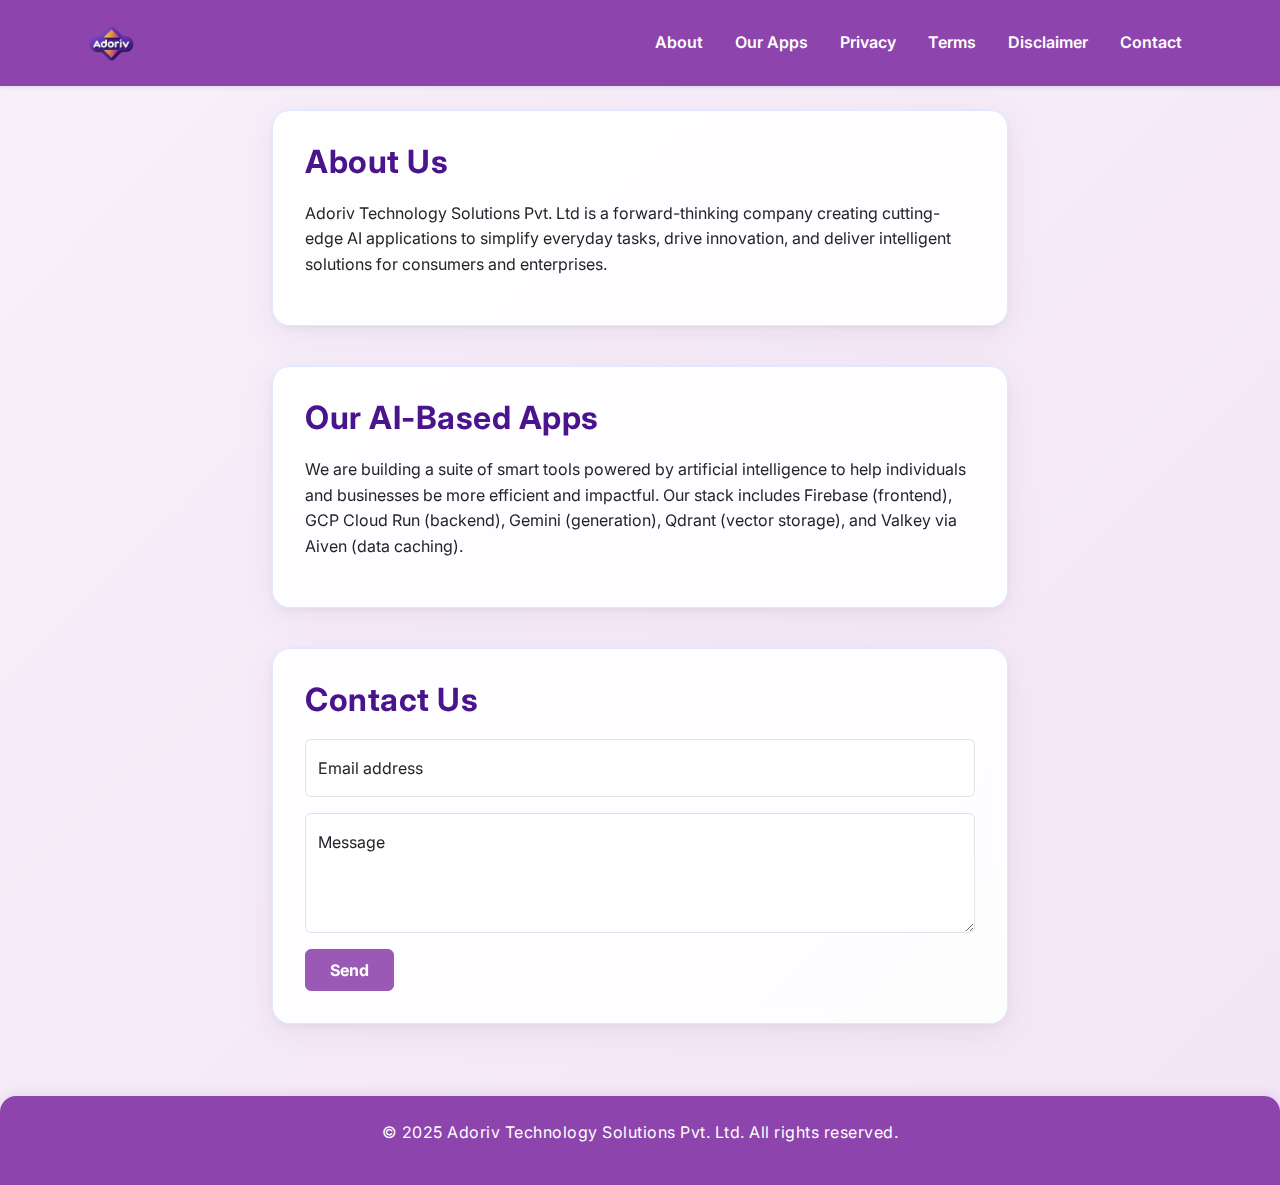
<file: index.html>
<!DOCTYPE html>
<html lang="en">

<head>
  <meta charset="UTF-8" />
  <meta name="viewport" content="width=device-width, initial-scale=1.0" />
  <meta name="description" content="Adoriv Technology Solutions Pvt. Ltd - AI-powered innovations for the future." />
  <title>Adoriv Technology Solutions Pvt. Ltd</title>
  <link rel="icon" href="favicon.ico" type="image/x-icon" />
  <link href="https://fonts.googleapis.com/css2?family=Inter:wght@400;600;800&display=swap" rel="stylesheet" />
  <link href="https://cdn.jsdelivr.net/npm/bootstrap@5.3.3/dist/css/bootstrap.min.css" rel="stylesheet">
  <link href="https://fonts.googleapis.com/css2?family=Inter:wght@400;600;800&display=swap" rel="stylesheet">
  <link rel="stylesheet" href="styles.css" />
</head>

<body>
  <nav class="navbar navbar-expand-lg navbar-dark bg-primary shadow-sm mb-4">
    <div class="container">
      <a class="navbar-brand" href="index.html">
        <img src="logo.png" alt="Adoriv Logo" height="40">
      </a>
      <button class="navbar-toggler" type="button" data-bs-toggle="collapse" data-bs-target="#navbarNav" aria-controls="navbarNav" aria-expanded="false" aria-label="Toggle navigation">
        <span class="navbar-toggler-icon"></span>
      </button>
      <div class="collapse navbar-collapse" id="navbarNav">
        <ul class="navbar-nav ms-auto">
          <li class="nav-item"><a class="nav-link active" href="index.html#about">About</a></li>
          <li class="nav-item"><a class="nav-link" href="index.html#apps">Our Apps</a></li>
          <li class="nav-item"><a class="nav-link" href="privacy.html">Privacy</a></li>
          <li class="nav-item"><a class="nav-link" href="terms.html">Terms</a></li>
          <li class="nav-item"><a class="nav-link" href="disclaimer.html">Disclaimer</a></li>
          <li class="nav-item"><a class="nav-link" href="index.html#contact">Contact</a></li>
        </ul>
      </div>
    </div>
  </nav>

  <div class="container">
    <div class="row justify-content-center">
      <div class="col-lg-8">
        <section id="about" class="card">
          <h2>About Us</h2>
          <p>Adoriv Technology Solutions Pvt. Ltd is a forward-thinking company creating cutting-edge AI applications to simplify everyday tasks, drive innovation, and deliver intelligent solutions for consumers and enterprises.</p>
        </section>

        <section id="apps" class="card">
          <h2>Our AI-Based Apps</h2>
          <p>We are building a suite of smart tools powered by artificial intelligence to help individuals and businesses be more efficient and impactful. Our stack includes Firebase (frontend), GCP Cloud Run (backend), Gemini (generation), Qdrant (vector storage), and Valkey via Aiven (data caching).</p>
        </section>

        <section id="contact" class="card">
          <h2>Contact Us</h2>
          <form action="https://formspree.io/f/xdkdylnd" method="POST" class="needs-validation" novalidate>
            <div class="form-floating mb-3">
              <input type="email" class="form-control" id="contactEmail" name="email" placeholder="name@example.com" required>
              <label for="contactEmail">Email address</label>
              <div class="invalid-feedback">Please enter a valid email address.</div>
            </div>
            <div class="form-floating mb-3">
              <textarea class="form-control" id="contactMessage" name="message" placeholder="Your message" style="height: 120px" required></textarea>
              <label for="contactMessage">Message</label>
              <div class="invalid-feedback">Please enter your message.</div>
            </div>
            <button type="submit" class="btn btn-primary px-4 py-2 fw-bold">Send</button>
          </form>
          <script>
            // Bootstrap form validation
            (() => {
              'use strict';
              const forms = document.querySelectorAll('.needs-validation');
              Array.from(forms).forEach(form => {
                form.addEventListener('submit', event => {
                  if (!form.checkValidity()) {
                    event.preventDefault();
                    event.stopPropagation();
                  }
                  form.classList.add('was-validated');
                }, false);
              });
            })();
          </script>
        </section>
      </div>
    </div>
  </div>

  <footer>
    <p>&copy; 2025 Adoriv Technology Solutions Pvt. Ltd. All rights reserved.</p>  
  <script src="https://cdn.jsdelivr.net/npm/bootstrap@5.3.3/dist/js/bootstrap.bundle.min.js"></script>
</html>
</file>
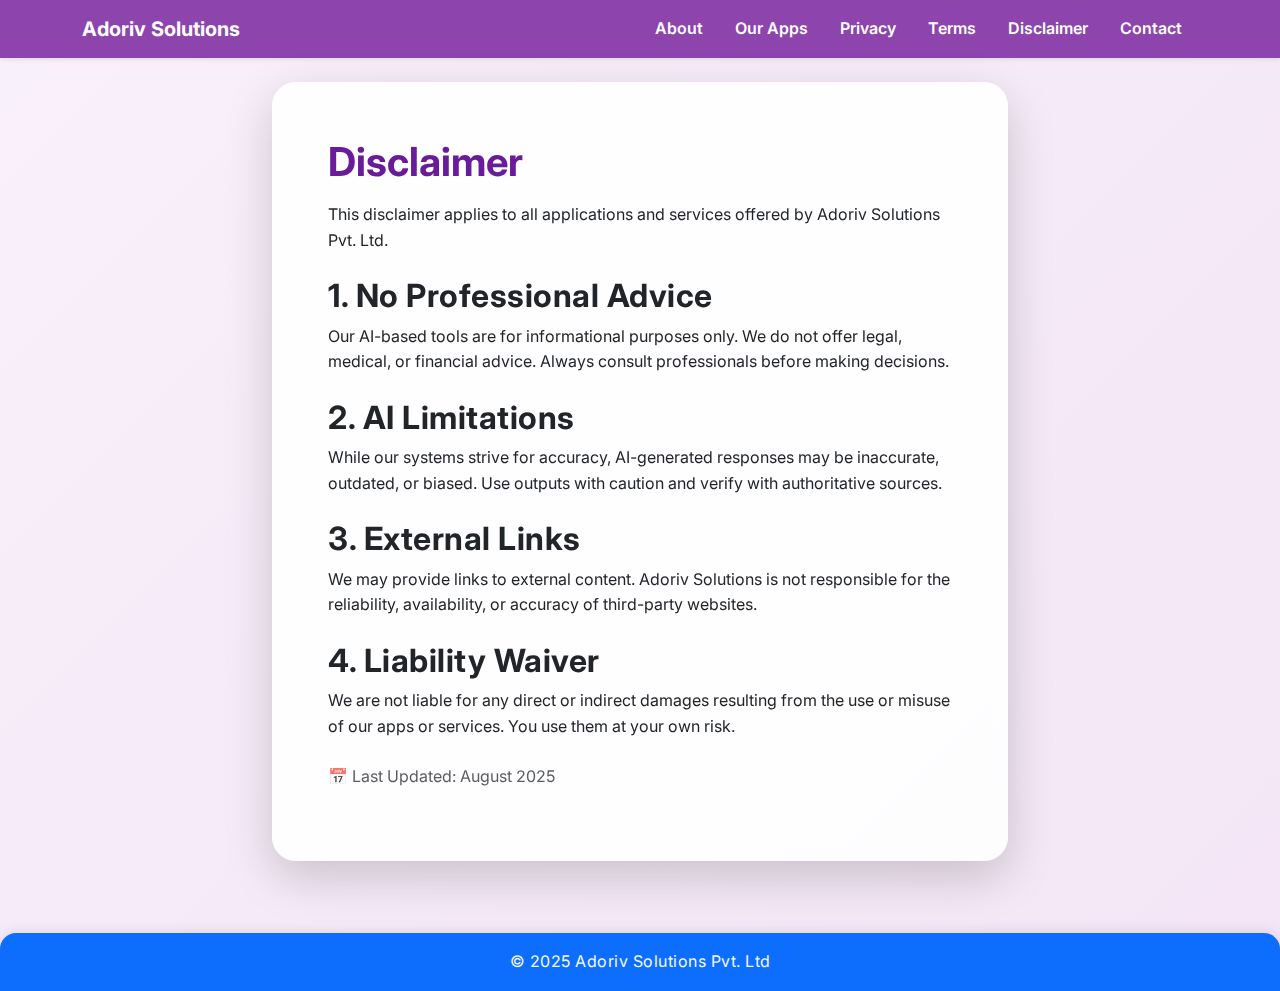
<file: disclaimer.html>
<!DOCTYPE html>
<html lang="en">

<head>
  <meta charset="UTF-8">
  <meta name="viewport" content="width=device-width, initial-scale=1.0">
  <title>Disclaimer | Adoriv Solutions Pvt. Ltd</title>
  <link href="https://cdn.jsdelivr.net/npm/bootstrap@5.3.3/dist/css/bootstrap.min.css" rel="stylesheet">
  <link href="https://fonts.googleapis.com/css2?family=Inter:wght@400;600;800&display=swap" rel="stylesheet">
  <link rel="stylesheet" href="styles.css">
</head>

<body>
  <nav class="navbar navbar-expand-lg navbar-dark bg-primary shadow-sm mb-4">
    <div class="container">
      <a class="navbar-brand fw-bold" href="index.html">Adoriv Solutions</a>
      <button class="navbar-toggler" type="button" data-bs-toggle="collapse" data-bs-target="#navbarNav" aria-controls="navbarNav" aria-expanded="false" aria-label="Toggle navigation">
        <span class="navbar-toggler-icon"></span>
      </button>
      <div class="collapse navbar-collapse" id="navbarNav">
        <ul class="navbar-nav ms-auto">
          <li class="nav-item"><a class="nav-link" href="index.html#about">About</a></li>
          <li class="nav-item"><a class="nav-link" href="index.html#apps">Our Apps</a></li>
          <li class="nav-item"><a class="nav-link" href="privacy.html">Privacy</a></li>
          <li class="nav-item"><a class="nav-link" href="terms.html">Terms</a></li>
          <li class="nav-item"><a class="nav-link active" href="disclaimer.html">Disclaimer</a></li>
          <li class="nav-item"><a class="nav-link" href="index.html#contact">Contact</a></li>
        </ul>
      </div>
    </div>
  </nav>

  <div class="container">
    <div class="row justify-content-center">
      <div class="col-lg-8">
        <div class="card shadow-lg border-0 mb-4" style="border-radius: 1.5rem;">
          <div class="card-body p-4">
            <h1 class="card-title text-primary mb-3 fw-bold">Disclaimer</h1>
            <p class="mb-4">This disclaimer applies to all applications and services offered by Adoriv Solutions Pvt. Ltd.</p>
            <h2 class="h4 text-dark mt-4 mb-2">1. No Professional Advice</h2>
            <p>Our AI-based tools are for informational purposes only. We do not offer legal, medical, or financial advice. Always consult professionals before making decisions.</p>
            <h2 class="h4 text-dark mt-4 mb-2">2. AI Limitations</h2>
            <p>While our systems strive for accuracy, AI-generated responses may be inaccurate, outdated, or biased. Use outputs with caution and verify with authoritative sources.</p>
            <h2 class="h4 text-dark mt-4 mb-2">3. External Links</h2>
            <p>We may provide links to external content. Adoriv Solutions is not responsible for the reliability, availability, or accuracy of third-party websites.</p>
            <h2 class="h4 text-dark mt-4 mb-2">4. Liability Waiver</h2>
            <p>We are not liable for any direct or indirect damages resulting from the use or misuse of our apps or services. You use them at your own risk.</p>
            <p class="mt-4 text-muted">📅 Last Updated: August 2025</p>
          </div>
        </div>
      </div>
    </div>
  </div>

  <footer class="bg-primary text-light text-center py-3 mt-5" style="border-radius: 1rem 1rem 0 0;">
    <div class="container">
      <p class="mb-0">&copy; 2025 Adoriv Solutions Pvt. Ltd</p>
    </div>
  </footer>

  <script src="https://cdn.jsdelivr.net/npm/bootstrap@5.3.3/dist/js/bootstrap.bundle.min.js"></script>

</html>
</file>
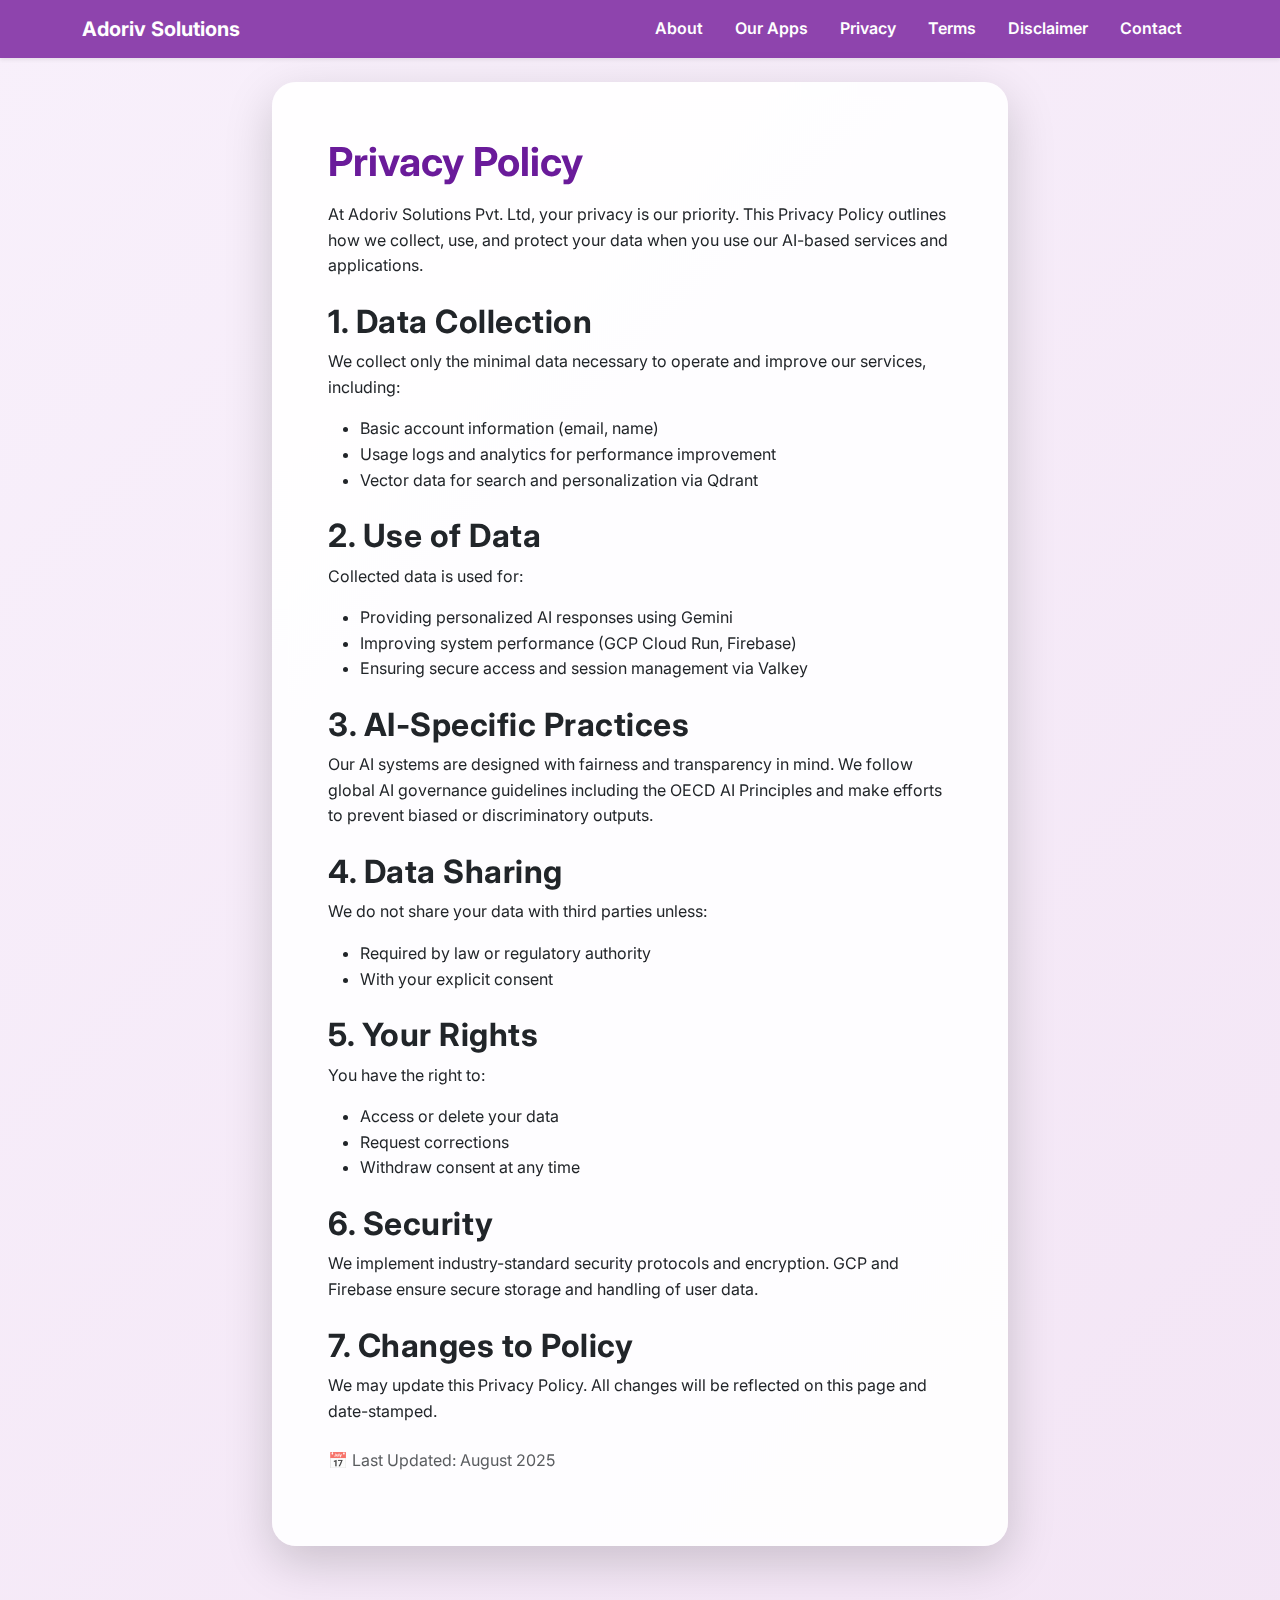
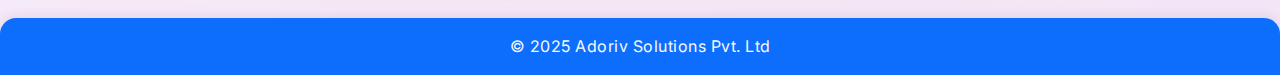
<file: privacy.html>
<!DOCTYPE html>
<html lang="en">

<head>
  <meta charset="UTF-8">
  <meta name="viewport" content="width=device-width, initial-scale=1.0">
  <title>Privacy Policy | Adoriv Solutions Pvt. Ltd</title>
  <link href="https://cdn.jsdelivr.net/npm/bootstrap@5.3.3/dist/css/bootstrap.min.css" rel="stylesheet">
  <link href="https://fonts.googleapis.com/css2?family=Inter:wght@400;600;800&display=swap" rel="stylesheet">
  <link rel="stylesheet" href="styles.css">
</head>

<body>
  <nav class="navbar navbar-expand-lg navbar-dark bg-primary shadow-sm mb-4">
    <div class="container">
      <a class="navbar-brand fw-bold" href="index.html">Adoriv Solutions</a>
      <button class="navbar-toggler" type="button" data-bs-toggle="collapse" data-bs-target="#navbarNav" aria-controls="navbarNav" aria-expanded="false" aria-label="Toggle navigation">
        <span class="navbar-toggler-icon"></span>
      </button>
      <div class="collapse navbar-collapse" id="navbarNav">
        <ul class="navbar-nav ms-auto">
          <li class="nav-item"><a class="nav-link" href="index.html#about">About</a></li>
          <li class="nav-item"><a class="nav-link" href="index.html#apps">Our Apps</a></li>
          <li class="nav-item"><a class="nav-link active" href="privacy.html">Privacy</a></li>
          <li class="nav-item"><a class="nav-link" href="terms.html">Terms</a></li>
          <li class="nav-item"><a class="nav-link" href="disclaimer.html">Disclaimer</a></li>
          <li class="nav-item"><a class="nav-link" href="index.html#contact">Contact</a></li>
        </ul>
      </div>
    </div>
  </nav>

  <div class="container">
    <div class="row justify-content-center">
      <div class="col-lg-8">
        <div class="card shadow-lg border-0 mb-4" style="border-radius: 1.5rem;">
          <div class="card-body p-4">
            <h1 class="card-title text-primary mb-3 fw-bold">Privacy Policy</h1>
            <p class="mb-4">At Adoriv Solutions Pvt. Ltd, your privacy is our priority. This Privacy Policy outlines how we collect, use, and protect your data when you use our AI-based services and applications.</p>
            <h2 class="h4 text-dark mt-4 mb-2">1. Data Collection</h2>
            <p>We collect only the minimal data necessary to operate and improve our services, including:</p>
            <ul>
              <li>Basic account information (email, name)</li>
              <li>Usage logs and analytics for performance improvement</li>
              <li>Vector data for search and personalization via Qdrant</li>
            </ul>
            <h2 class="h4 text-dark mt-4 mb-2">2. Use of Data</h2>
            <p>Collected data is used for:</p>
            <ul>
              <li>Providing personalized AI responses using Gemini</li>
              <li>Improving system performance (GCP Cloud Run, Firebase)</li>
              <li>Ensuring secure access and session management via Valkey</li>
            </ul>
            <h2 class="h4 text-dark mt-4 mb-2">3. AI-Specific Practices</h2>
            <p>Our AI systems are designed with fairness and transparency in mind. We follow global AI governance guidelines including the OECD AI Principles and make efforts to prevent biased or discriminatory outputs.</p>
            <h2 class="h4 text-dark mt-4 mb-2">4. Data Sharing</h2>
            <p>We do not share your data with third parties unless:</p>
            <ul>
              <li>Required by law or regulatory authority</li>
              <li>With your explicit consent</li>
            </ul>
            <h2 class="h4 text-dark mt-4 mb-2">5. Your Rights</h2>
            <p>You have the right to:</p>
            <ul>
              <li>Access or delete your data</li>
              <li>Request corrections</li>
              <li>Withdraw consent at any time</li>
            </ul>
            <h2 class="h4 text-dark mt-4 mb-2">6. Security</h2>
            <p>We implement industry-standard security protocols and encryption. GCP and Firebase ensure secure storage and handling of user data.</p>
            <h2 class="h4 text-dark mt-4 mb-2">7. Changes to Policy</h2>
            <p>We may update this Privacy Policy. All changes will be reflected on this page and date-stamped.</p>
            <p class="mt-4 text-muted">📅 Last Updated: August 2025</p>
          </div>
        </div>
      </div>
    </div>
  </div>

  <footer class="bg-primary text-light text-center py-3 mt-5" style="border-radius: 1rem 1rem 0 0;">
    <div class="container">
      <p class="mb-0">&copy; 2025 Adoriv Solutions Pvt. Ltd</p>
    </div>
  </footer>

  <script src="https://cdn.jsdelivr.net/npm/bootstrap@5.3.3/dist/js/bootstrap.bundle.min.js"></script>
</body>

</html>
</file>
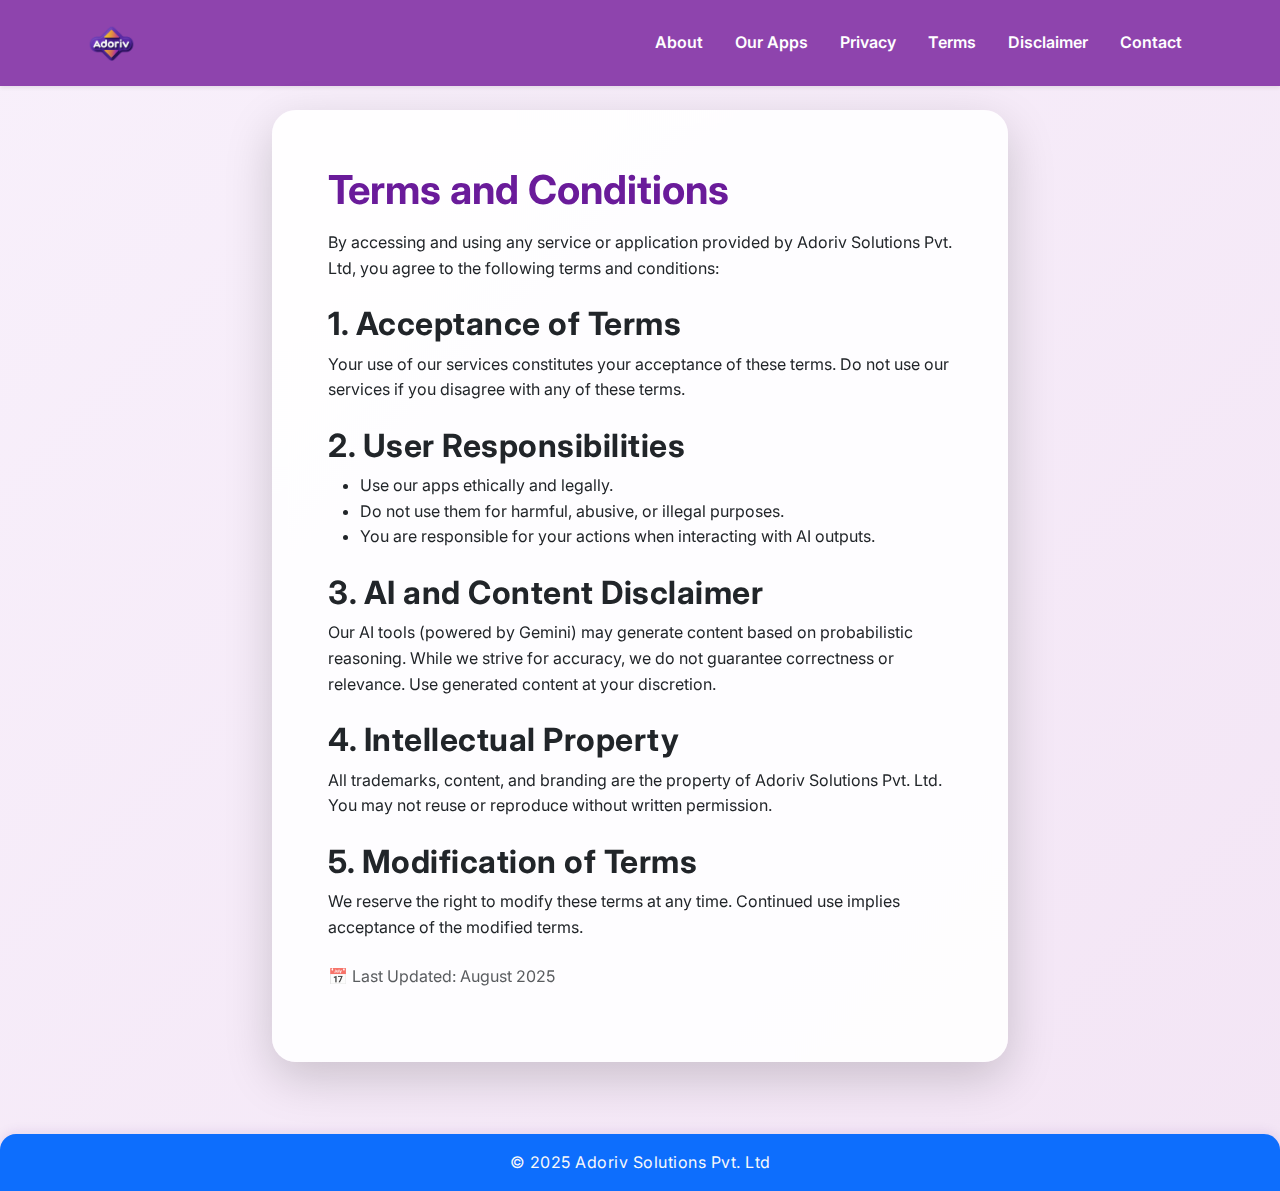
<file: terms.html>
<!DOCTYPE html>
<html lang="en">

<head>
  <meta charset="UTF-8">
  <meta name="viewport" content="width=device-width, initial-scale=1.0">
  <title>Terms and Conditions | Adoriv Solutions Pvt. Ltd</title>
  <link href="https://cdn.jsdelivr.net/npm/bootstrap@5.3.3/dist/css/bootstrap.min.css" rel="stylesheet">
  <link href="https://fonts.googleapis.com/css2?family=Inter:wght@400;600;800&display=swap" rel="stylesheet">
  <link rel="stylesheet" href="styles.css">
</head>

<body>
  <nav class="navbar navbar-expand-lg navbar-dark bg-primary shadow-sm mb-4">
    <div class="container">
      <a class="navbar-brand" href="index.html">
        <img src="logo.png" alt="Adoriv Logo" height="60">
      </a>
      <button class="navbar-toggler" type="button" data-bs-toggle="collapse" data-bs-target="#navbarNav" aria-controls="navbarNav" aria-expanded="false" aria-label="Toggle navigation">
        <span class="navbar-toggler-icon"></span>
      </button>
      <div class="collapse navbar-collapse" id="navbarNav">
        <ul class="navbar-nav ms-auto">
          <li class="nav-item"><a class="nav-link" href="index.html#about">About</a></li>
          <li class="nav-item"><a class="nav-link" href="index.html#apps">Our Apps</a></li>
          <li class="nav-item"><a class="nav-link" href="privacy.html">Privacy</a></li>
          <li class="nav-item"><a class="nav-link" href="terms.html">Terms</a></li>
          <li class="nav-item"><a class="nav-link active" href="disclaimer.html">Disclaimer</a></li>
          <li class="nav-item"><a class="nav-link" href="index.html#contact">Contact</a></li>
        </ul>
      </div>
    </div>
  </nav>

  <div class="container">
    <div class="row justify-content-center">
      <div class="col-lg-8">
        <div class="card shadow-lg border-0 mb-4" style="border-radius: 1.5rem;">
          <div class="card-body p-4">
            <h1 class="card-title text-primary mb-3 fw-bold">Terms and Conditions</h1>
            <p class="mb-4">By accessing and using any service or application provided by Adoriv Solutions Pvt. Ltd, you agree to the following terms and conditions:</p>
            <h2 class="h4 text-dark mt-4 mb-2">1. Acceptance of Terms</h2>
            <p>Your use of our services constitutes your acceptance of these terms. Do not use our services if you disagree with any of these terms.</p>
            <h2 class="h4 text-dark mt-4 mb-2">2. User Responsibilities</h2>
            <ul>
              <li>Use our apps ethically and legally.</li>
              <li>Do not use them for harmful, abusive, or illegal purposes.</li>
              <li>You are responsible for your actions when interacting with AI outputs.</li>
            </ul>
            <h2 class="h4 text-dark mt-4 mb-2">3. AI and Content Disclaimer</h2>
            <p>Our AI tools (powered by Gemini) may generate content based on probabilistic reasoning. While we strive for accuracy, we do not guarantee correctness or relevance. Use generated content at your discretion.</p>
            <h2 class="h4 text-dark mt-4 mb-2">4. Intellectual Property</h2>
            <p>All trademarks, content, and branding are the property of Adoriv Solutions Pvt. Ltd. You may not reuse or reproduce without written permission.</p>
            <h2 class="h4 text-dark mt-4 mb-2">5. Modification of Terms</h2>
            <p>We reserve the right to modify these terms at any time. Continued use implies acceptance of the modified terms.</p>
            <p class="mt-4 text-muted">📅 Last Updated: August 2025</p>
          </div>
        </div>
      </div>
    </div>
  </div>

  <footer class="bg-primary text-light text-center py-3 mt-5" style="border-radius: 1rem 1rem 0 0;">
    <div class="container">
      <p class="mb-0">&copy; 2025 Adoriv Solutions Pvt. Ltd</p>
    </div>
  </footer>

  <script src="https://cdn.jsdelivr.net/npm/bootstrap@5.3.3/dist/js/bootstrap.bundle.min.js"></script>
</body>

</html>
</file>
<file: styles.css>
/* Modern, visually appealing shared stylesheet for Adoriv Solutions website */

* {
  box-sizing: border-box;
  margin: 0;
  padding: 0;
  font-family: 'Inter', sans-serif;
}

body {
  min-height: 100vh;
  background: linear-gradient(135deg, #f8f0fb 0%, #f3e5f5 100%);
  color: #333;
  line-height: 1.6;
  position: relative;
  overflow-x: hidden;
}

.navbar {
  background-color: #8e44ad !important;
}

.navbar-brand img {
  height: 60px;
}

.nav-link {
  color: #fff !important;
  font-weight: 600;
  padding: 0.5rem 1rem !important;
  border-radius: 6px;
  transition: background-color 0.3s, color 0.3s;
}

.nav-link:hover {
  background-color: #6a1b9a;
}

.card {
  background: rgba(255, 255, 255, 0.9);
  border-radius: 18px;
  box-shadow: 0 8px 32px rgba(122, 100, 150, 0.1), 0 2px 8px rgba(21, 28, 46, 0.05);
  margin-bottom: 2.5rem;
  padding: 2rem;
  backdrop-filter: blur(6px);
  border: 1px solid #e0e7ff;
  transition: box-shadow 0.3s, transform 0.3s;
}

.card:hover {
  box-shadow: 0 16px 48px rgba(122, 100, 150, 0.18), 0 4px 16px rgba(21, 28, 46, 0.1);
  transform: translateY(-4px) scale(1.01);
}

.card h2 {
  color: #4a148c;
  margin-bottom: 1.2rem;
  font-size: 2rem;
  font-weight: 700;
  letter-spacing: 0.5px;
}

.btn-primary {
  background-color: #9b59b6 !important;
  border-color: #9b59b6 !important;
  transition: background-color 0.3s, box-shadow 0.3s;
}

.btn-primary:hover {
  background-color: #8e44ad !important;
  box-shadow: 0 4px 16px rgba(106, 27, 154, 0.2);
}

.text-primary {
  color: #6a1b9a !important;
}

footer {
  background-color: #8e44ad;
  color: #fff;
  text-align: center;
  padding: 1.5rem 1rem;
  margin-top: 2rem;
  font-size: 1rem;
  letter-spacing: 0.5px;
  border-radius: 16px 16px 0 0;
  box-shadow: 0 -2px 12px rgba(74, 20, 140, 0.1);
}
</file>
